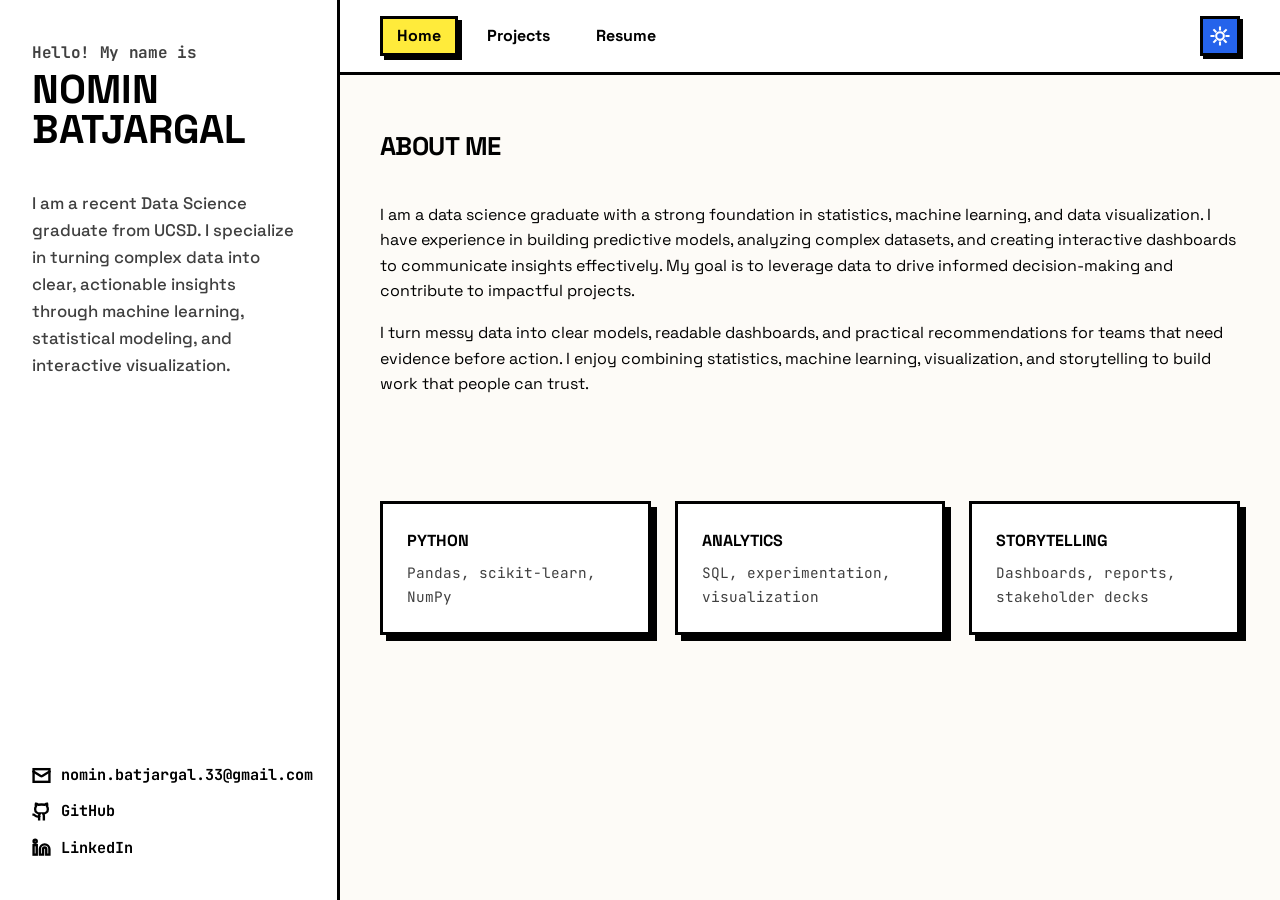
<file: index.html>
<!DOCTYPE html>
<html lang="en">
<head>
  <meta charset="UTF-8">
  <meta name="viewport" content="width=device-width, initial-scale=1.0">
  <meta name="description" content="Personal portfolio for a data science graduate featuring projects, resume, and contact information.">
  <title>Nomin Batjargal | Data Science Portfolio</title>
  <link rel="preconnect" href="https://fonts.googleapis.com">
  <link rel="preconnect" href="https://fonts.gstatic.com" crossorigin>
  <link href="https://fonts.googleapis.com/css2?family=JetBrains+Mono:wght@400;700&family=Space+Grotesk:wght@500;700&display=swap" rel="stylesheet">
  <link rel="stylesheet" href="styles.css">
  <link rel="icon" type="image/svg+xml" href="assets/sheep.svg">
</head>
<body>
  
  <div class="app-layout">
    
    <!-- LEFT SIDEBAR -->
    <aside class="app-sidebar">
      <span class="greeting">Hello! My name is</span>

      <a class="brand" href="index.html">
        Nomin<br>Batjargal
      </a>
      
      <p class="hero-copy">
        I am a recent Data Science graduate from UCSD. I specialize in turning complex data into clear, actionable insights through machine learning, statistical modeling, and interactive visualization.
      </p>

      <div class="sidebar-contacts">
        <div class="hero-contact" aria-label="Contact information">
          <a href="mailto:nomin.batjargal.33@gmail.com">nomin.batjargal.33@gmail.com</a>
          <a href="https://github.com/nomin709" target="_blank" rel="noreferrer">GitHub</a>
          <a href="https://www.linkedin.com/in/nomin-batjargal/" target="_blank" rel="noreferrer">LinkedIn</a>
        </div>
      </div>
    </aside>

    <!-- RIGHT MAIN SCROLLABLE AREA -->
    <main class="app-main">
      
      <!-- Top Navigation -->
      <div class="app-nav">
        <nav class="site-nav" aria-label="Primary navigation">
          <a class="active" href="index.html">Home</a>
          <a href="projects.html">Projects</a>
          <a href="resume.html">Resume</a>
        </nav>
        
        <!-- Group the theme toggle and mobile menu together on the right -->
        <div class="nav-actions">
          <button class="theme-toggle" type="button" aria-label="Switch theme">
            <svg class="theme-icon theme-icon-sun" viewBox="0 0 24 24" aria-hidden="true">
              <circle cx="12" cy="12" r="4.6"></circle>
              <path d="M12 1.8v2.4M12 19.8v2.4M4.93 4.93l1.7 1.7M17.37 17.37l1.7 1.7M1.8 12h2.4M19.8 12h2.4M4.93 19.07l1.7-1.7M17.37 6.63l1.7-1.7"></path>
            </svg>
            <svg class="theme-icon theme-icon-moon" viewBox="0 0 24 24" aria-hidden="true">
              <path d="M20.8 14.2A8.5 8.5 0 0 1 9.8 3.2a8.5 8.5 0 1 0 11 11Z"></path>
            </svg>
          </button>

          <button class="nav-toggle" type="button" aria-expanded="false" aria-label="Toggle navigation">
            <span></span><span></span><span></span>
          </button>
        </div>
      </div>

      <div class="app-content">
        <section class="section about-section">
          <div class="section-heading about-page-heading">
            <h2>About Me</h2>
          </div>
          <div class="about-me">
            <p>
              I am a data science graduate with a strong foundation in statistics, machine learning, and data visualization. I have experience in building predictive models, analyzing complex datasets, and creating interactive dashboards to communicate insights effectively. My goal is to leverage data to drive informed decision-making and contribute to impactful projects.
            </p>
            <p class="about-me">
              I turn messy data into clear models, readable dashboards, and practical recommendations for teams that need evidence before action. I enjoy combining statistics, machine learning, visualization, and storytelling to build work that people can trust.
            </p>
          </div>
        </section>

        <!-- <section class="section featured-section">
          <div class="section-heading featured-projects-heading">
            <div class="featured-title-row">
              <h2>Featured Projects</h2>
              <a class="button compact" href="projects.html">See More —></a>
            </div>
          </div>
          <div class="card-grid" data-featured-source="lib/projects.json"></div>
        </section> -->

        <section class="section stats-band">
          <div class="stats-grid">
            <div>
              <strong>Python</strong>
              <span>Pandas, scikit-learn, NumPy</span>
            </div>
            <div>
              <strong>Analytics</strong>
              <span>SQL, experimentation, visualization</span>
            </div>
            <div>
              <strong>Storytelling</strong>
              <span>Dashboards, reports, stakeholder decks</span>
            </div>
          </div>
        </section>
      </div>

      <!-- Project Modal -->
      <div class="project-modal" id="project-modal" hidden>
        <div class="project-modal-backdrop" data-modal-close></div>
        <article class="project-modal-card" role="dialog" aria-modal="true" aria-labelledby="project-modal-title">
          <div class="project-modal-titlebar">
            <p class="project-modal-type" id="project-modal-type"></p>
            <button class="project-modal-close" type="button" data-modal-close aria-label="Close">&times;</button>
          </div>
          <div class="project-modal-body">
            <h2 id="project-modal-title"></h2>
            <div class="project-modal-visual" id="project-modal-visual"></div>
            <p class="project-modal-summary" id="project-modal-summary"></p>
            <div class="project-modal-details" id="project-modal-details"></div>
            <div class="project-modal-meta" id="project-modal-meta"></div>
          </div>
        </article>
      </div>

    </main>
  </div>

  <script src="script.js"></script>
</body>
</html>
</file>
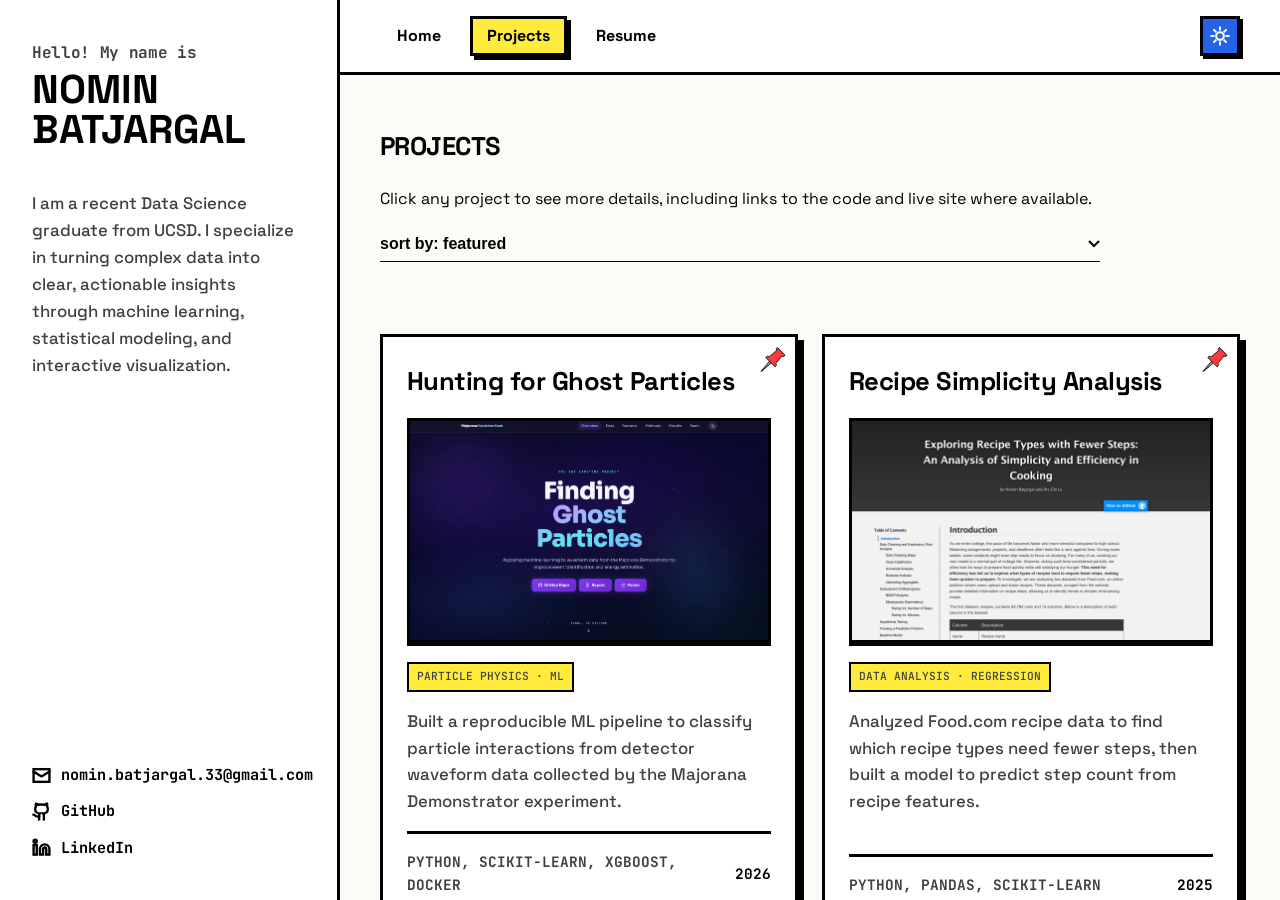
<file: projects.html>
<!DOCTYPE html>
<html lang="en">
<head>
  <meta charset="UTF-8">
  <meta name="viewport" content="width=device-width, initial-scale=1.0">
  <meta name="description" content="Data science projects including forecasting, segmentation, NLP, and dashboards.">
  <title>Projects | Nomin Batjargal</title>
  <link rel="preconnect" href="https://fonts.googleapis.com">
  <link rel="preconnect" href="https://fonts.gstatic.com" crossorigin>
  <link href="https://fonts.googleapis.com/css2?family=JetBrains+Mono:wght@400;700&family=Space+Grotesk:wght@500;700&display=swap" rel="stylesheet">
  <link rel="stylesheet" href="styles.css">
</head>
<body>
  
  <div class="app-layout">
    
    <!-- LEFT SIDEBAR -->
    <aside class="app-sidebar">
      <span class="greeting">Hello! My name is</span>
      <a class="brand" href="index.html">
        Nomin<br>Batjargal
      </a>
      <p class="hero-copy">
        I am a recent Data Science graduate from UCSD. I specialize in turning complex data into clear, actionable insights through machine learning, statistical modeling, and interactive visualization.
      </p>
      <div class="sidebar-contacts">
        <div class="hero-contact" aria-label="Contact information">
          <a href="mailto:nomin.batjargal.33@gmail.com">nomin.batjargal.33@gmail.com</a>
          <a href="https://github.com/nomin709" target="_blank" rel="noreferrer">GitHub</a>
          <a href="https://www.linkedin.com/in/nomin-batjargal/" target="_blank" rel="noreferrer">LinkedIn</a>
        </div>
      </div>
    </aside>

    <!-- RIGHT MAIN SCROLLABLE AREA -->
    <main class="app-main">
        <!-- Top Navigation -->
        <div class="app-nav">
          <nav class="site-nav" aria-label="Primary navigation">
            <a href="index.html">Home</a>
            <a class="active" href="projects.html">Projects</a>
            <a href="resume.html">Resume</a>
          </nav>
          
          <!-- Group the theme toggle and mobile menu together on the right -->
          <div class="nav-actions">
            <button class="theme-toggle" type="button" aria-label="Switch theme">
              <svg class="theme-icon theme-icon-sun" viewBox="0 0 24 24" aria-hidden="true">
                <circle cx="12" cy="12" r="4.6"></circle>
                <path d="M12 1.8v2.4M12 19.8v2.4M4.93 4.93l1.7 1.7M17.37 17.37l1.7 1.7M1.8 12h2.4M19.8 12h2.4M4.93 19.07l1.7-1.7M17.37 6.63l1.7-1.7"></path>
              </svg>
              <svg class="theme-icon theme-icon-moon" viewBox="0 0 24 24" aria-hidden="true">
                <path d="M20.8 14.2A8.5 8.5 0 0 1 9.8 3.2a8.5 8.5 0 1 0 11 11Z"></path>
              </svg>
            </button>

            <button class="nav-toggle" type="button" aria-expanded="false" aria-label="Toggle navigation">
              <span></span><span></span><span></span>
            </button>
          </div>
        </div>

      <div class="app-content">
        <section class="section project-intro">
          <div class="section-heading project-page-heading">
            <h2>Projects</h2>
            <p>Click any project to see more details, including links to the code and live site where available.</p>
            <div class="filters-container">
              <!-- Sort Dropdown (Single Select) -->
              <div class="custom-dropdown" id="sort-dropdown" data-type="single">
                <button class="dropdown-trigger">
                  <span class="dropdown-label">sort by: featured</span>
                  <svg class="chevron" width="12" height="8" viewBox="0 0 12 8" fill="none" stroke="currentColor" stroke-width="2">
                    <path d="M1 1l5 5 5-5"/>
                  </svg>
                </button>
                <ul class="dropdown-menu">
                  <li class="dropdown-item active" data-value="featured">featured</li>
                  <li class="dropdown-item" data-value="year-desc">year: newest</li>
                  <li class="dropdown-item" data-value="year-asc">year: oldest</li>
                </ul>
              </div>
            </div>
          </div>
        </section>

        <section class="section">
          <div class="project-list" data-projects-container></div>
        </section>
      </div>

      <!-- Project Modal -->
      <div class="project-modal" id="project-modal" hidden>
        <div class="project-modal-backdrop" data-modal-close></div>
        <article class="project-modal-card" role="dialog" aria-modal="true" aria-labelledby="project-modal-title">
          <div class="project-modal-titlebar">
            <p class="project-modal-type" id="project-modal-type"></p>
            <button class="project-modal-close" type="button" data-modal-close aria-label="Close">&times;</button>
          </div>
          <div class="project-modal-body">
            <h2 id="project-modal-title"></h2>
            <div class="project-modal-visual" id="project-modal-visual"></div>
            <p class="project-modal-summary" id="project-modal-summary"></p>
            <div class="project-modal-details" id="project-modal-details"></div>
            <div class="project-modal-meta" id="project-modal-meta"></div>
          </div>
        </article>
      </div>

    </main>
  </div>

  <script src="script.js"></script>
</body>
</html>
</file>
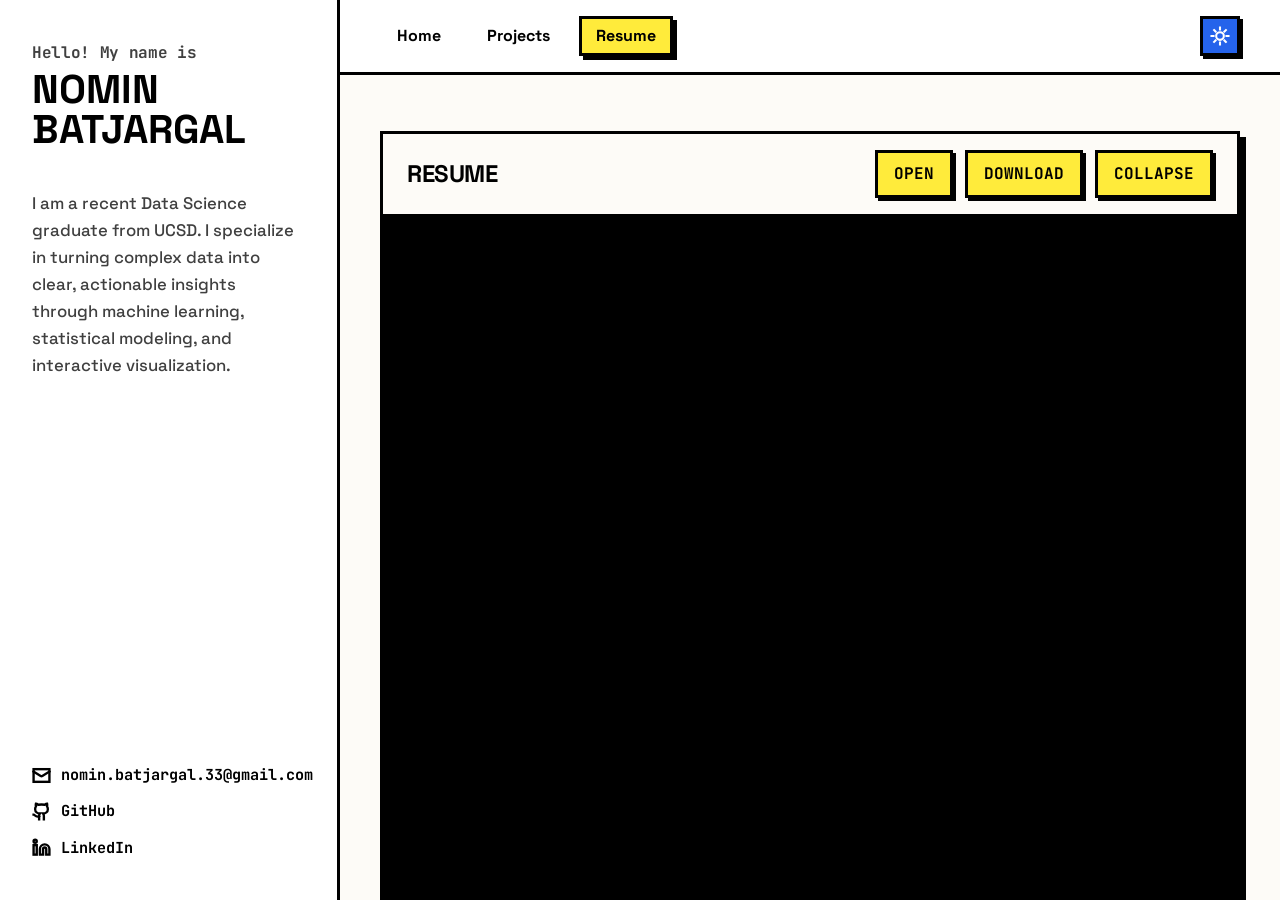
<file: resume.html>
<!DOCTYPE html>
<html lang="en">
<head>
  <meta charset="UTF-8">
  <meta name="viewport" content="width=device-width, initial-scale=1.0">
  <meta name="description" content="Resume for a data science graduate including education, skills, projects, and experience.">
  <title>Resume | Nomin Batjargal</title>
  <link rel="preconnect" href="https://fonts.googleapis.com">
  <link rel="preconnect" href="https://fonts.gstatic.com" crossorigin>
  <link href="https://fonts.googleapis.com/css2?family=JetBrains+Mono:wght@400;700&family=Space+Grotesk:wght@500;700&display=swap" rel="stylesheet">
  <link rel="stylesheet" href="styles.css">
</head>
<body>
  
  <div class="app-layout">
    
    <!-- LEFT SIDEBAR -->
    <aside class="app-sidebar">
      <span class="greeting">Hello! My name is</span>
      <a class="brand" href="index.html">
        Nomin<br>Batjargal
      </a>
      <p class="hero-copy">
        I am a recent Data Science graduate from UCSD. I specialize in turning complex data into clear, actionable insights through machine learning, statistical modeling, and interactive visualization.
      </p>
      <div class="sidebar-contacts">
        <div class="hero-contact" aria-label="Contact information">
          <a href="mailto:nomin.batjargal.33@gmail.com">nomin.batjargal.33@gmail.com</a>
          <a href="https://github.com/nomin709" target="_blank" rel="noreferrer">GitHub</a>
          <a href="https://www.linkedin.com/in/nomin-batjargal/" target="_blank" rel="noreferrer">LinkedIn</a>
        </div>
      </div>
    </aside>

    <!-- RIGHT MAIN SCROLLABLE AREA -->
    <main class="app-main">
      <!-- Top Navigation -->
      <div class="app-nav">
        <nav class="site-nav" aria-label="Primary navigation">
          <a href="index.html">Home</a>
          <a href="projects.html">Projects</a>
          <a class="active" href="resume.html">Resume</a>
        </nav>
        
        <!-- Group the theme toggle and mobile menu together on the right -->
        <div class="nav-actions">
          <button class="theme-toggle" type="button" aria-label="Switch theme">
            <svg class="theme-icon theme-icon-sun" viewBox="0 0 24 24" aria-hidden="true">
              <circle cx="12" cy="12" r="4.6"></circle>
              <path d="M12 1.8v2.4M12 19.8v2.4M4.93 4.93l1.7 1.7M17.37 17.37l1.7 1.7M1.8 12h2.4M19.8 12h2.4M4.93 19.07l1.7-1.7M17.37 6.63l1.7-1.7"></path>
            </svg>
            <svg class="theme-icon theme-icon-moon" viewBox="0 0 24 24" aria-hidden="true">
              <path d="M20.8 14.2A8.5 8.5 0 0 1 9.8 3.2a8.5 8.5 0 1 0 11 11Z"></path>
            </svg>
          </button>

          <button class="nav-toggle" type="button" aria-expanded="false" aria-label="Toggle navigation">
            <span></span><span></span><span></span>
          </button>
        </div>
      </div>

      <div class="app-content">
        <section class="section">
          <section class="resume-card" aria-labelledby="resume-title">
            <div class="resume-toolbar">
              <h2 id="resume-title" class="resume-title">Resume</h2>
              <div class="resume-controls" aria-label="Resume controls">
                <a class="resume-control resume-open" href="https://drive.google.com/file/d/1N0yzMjn5ieY7B8lq0MTuX51esiF-eyIs/view?usp=sharing" target="_blank" rel="noreferrer">Open</a>
                <a class="resume-control resume-download" href="https://drive.google.com/uc?export=download&id=1N0yzMjn5ieY7B8lq0MTuX51esiF-eyIs" target="_blank" rel="noreferrer">Download</a>
                <button class="resume-control resume-collapse" type="button" aria-expanded="true" aria-controls="resume-preview">Collapse</button>
              </div>
            </div>
            <div id="resume-preview" class="resume-preview">
              <iframe src="https://drive.google.com/file/d/1N0yzMjn5ieY7B8lq0MTuX51esiF-eyIs/preview" title="Resume PDF preview" loading="lazy" allow="autoplay"></iframe>
            </div>
          </section>
        </section>
      </div>
    </main>

  </div>
  <script src="script.js"></script>
</body>
</html>
</file>
<file: styles.css>
:root {
  --ink: #000000;
  --muted: #404040;
  --paper: #fdfbf7; /* Warm, raw cream */
  --panel: #ffffff; /* Stark white */
  --line: #000000;
  --teal: #2563eb; /* Electric Blue */
  --sun: #ffeb3b; /* High-vis Yellow */
  --accent-red: #ff3b3b;
  --charcoal: #000000;
  --shadow: 6px 6px 0 #000000;
  --shadow-hover: 8px 8px 0 #000000;
  --border-width: 3px;
  --grid: rgba(0, 0, 0, 0.1);
}

body.dark-theme {
  --ink: #e2e8f0;       /* Soft slate-white */
  --muted: #94a3b8;     /* Muted grey-blue */
  --paper: #0f172a;     /* Deep slate blue background */
  --panel: #1e293b;     /* Slightly lighter slate for cards */
  --line: #cbd5e1;      /* Crisp, cool grey borders */
  
  --teal: #3b82f6;      /* Bright but soft blue for buttons */
  --sun: #fcd34d;       /* Muted yellow */
  --accent-red: #f43f5e; /* Soft pinkish-red */
  
  --charcoal: #e2e8f0;
  --shadow: 6px 6px 0 #000000; /* Deep black shadows to keep the Brutalist pop */
  --shadow-hover: 8px 8px 0 #3b82f6;
}

/* Gruvbox */
/* body.dark-theme {
  --ink: #ebdbb2;      
  --muted: #a89984;    
  --paper: #282828;     
  --panel: #3c3836;   
  --line: #bdae93;      
  
  --teal: #458588;      
  --sun: #d79921;       
  --accent-red: #cc241d;
  
  --charcoal: #ebdbb2;
  --shadow: 6px 6px 0 #1d2021; 
  --shadow-hover: 8px 8px 0 #bdae93;
} */

* {
  box-sizing: border-box;
}

html {
  scroll-behavior: smooth;
}

body {
  margin: 0;
  padding: 0;
  height: 100vh;
  overflow: hidden;
  background: var(--paper);
  color: var(--ink);
  font-family: "Space Grotesk", system-ui, -apple-system, sans-serif;
  line-height: 1.6;
  transition: background-color 0.2s ease, color 0.2s ease;
}

a {
  color: inherit;
  transition: all 0.1s ease;
}

/* =========================================================
   APP LAYOUT 
========================================================= */
.app-layout {
  display: grid;
  grid-template-columns: 340px 1fr;
  height: 100vh;
  width: 100vw;
}

/* --- LEFT SIDEBAR --- */
.app-sidebar {
  display: flex;
  flex-direction: column;
  padding: 40px 32px;
  background: var(--panel);
  border-right: var(--border-width) solid var(--line);
  overflow-y: auto;
  z-index: 20;
}

.greeting {
  font-family: "JetBrains Mono", monospace;
  font-size: 1rem;
  font-weight: 700;
  color: var(--muted);
  /* text-transform: lowercase; */
  letter-spacing: -0.02em;
  margin-bottom: 4px;
}

.brand {
  display: flex;
  flex-direction: column;
  align-items: flex-start;
  font-family: "Space Grotesk", sans-serif;
  font-size: 2.5rem;
  font-weight: 700;
  text-transform: uppercase;
  text-decoration: none;
  line-height: 1;
  margin-bottom: 24px;
  color: var(--ink);
}

.hero-copy {
  margin-bottom: 32px;
  color: var(--muted);
  font-size: 1.05rem;
  font-weight: 500;
}

.sidebar-contacts {
  display: grid;
  gap: 20px;
  margin-top: auto;
}

.hero-contact {
  display: flex;
  flex-direction: column;
  gap: 12px;
}

.hero-contact a {
  display: inline-flex;
  width: fit-content;
  align-items: center;
  gap: 10px;
  color: var(--ink);
  font-family: "JetBrains Mono", monospace;
  font-size: 0.95rem;
  font-weight: 700;
  text-decoration: none;
}

.hero-contact a:hover {
  color: var(--teal);
  text-decoration: underline;
  text-underline-offset: 4px;
  text-decoration-thickness: 2px;
}

/* --- RIGHT MAIN AREA --- */
.app-main {
  display: flex;
  flex-direction: column;
  height: 100vh;
  overflow-y: auto;
  background: var(--paper);
  background-size: 32px 32px;
}

.app-nav {
  position: sticky;
  top: 0;
  z-index: 10;
  display: flex;
  align-items: center;
  padding: 16px 40px;
  background: var(--panel);
  border-bottom: var(--border-width) solid var(--line);
}

.nav-actions {
  display: flex;
  align-items: center;
  gap: 16px;
  margin-left: auto;
}

.site-nav {
  display: flex;
  align-items: center;
  gap: 12px;
}

.site-nav a {
  padding: 4px 14px;
  color: var(--ink);
  font-size: 1rem;
  font-weight: 700;
  text-decoration: none;
  border: var(--border-width) solid transparent;
  transition: transform 0.1s ease;
}

.site-nav a:hover,
.site-nav a.active {
  background: var(--sun);
  border: var(--border-width) solid var(--line);
  box-shadow: 4px 4px 0 var(--line);
  color: #000; /* Force black text on yellow background */
}

.theme-toggle {
  position: relative;
  display: inline-flex;
  align-items: center;
  justify-content: center;
  width: 40px;
  height: 40px;
  padding: 0;
  background: var(--teal);
  border: var(--border-width) solid var(--line);
  box-shadow: 3px 3px 0 var(--line);
  color: #fff;
  cursor: pointer;
  transition: transform 0.1s ease, box-shadow 0.1s ease;
}

.theme-toggle:hover {
  transform: translate(-2px, -2px);
  box-shadow: var(--shadow-hover);
}

.theme-toggle:active {
  transform: translate(2px, 2px);
  box-shadow: 2px 2px 0 var(--line);
}

.theme-icon {
  position: absolute;
  top: 50%;
  left: 50%;
  width: 20px;
  height: 20px;
  stroke: currentColor;
  stroke-width: 2.5;
  stroke-linecap: square;
  fill: none;
  transform: translate(-50%, -50%);
  transition: opacity 0.2s ease, transform 0.2s ease;
}

.theme-icon-sun { opacity: 1; transform: translate(-50%, -50%) scale(1) rotate(0deg); }
.theme-icon-moon { opacity: 0; transform: translate(-50%, -50%) scale(0.7) rotate(-40deg); }

body.dark-theme .theme-toggle { background: var(--panel); color: var(--ink); }
body.dark-theme .theme-icon-sun { opacity: 0; transform: translate(-50%, -50%) scale(0.7) rotate(40deg); }
body.dark-theme .theme-icon-moon { opacity: 1; transform: translate(-50%, -50%) scale(1) rotate(0deg); }

.nav-toggle {
  display: none;
  width: 40px;
  height: 40px;
  padding: 0;
  background: var(--sun);
  border: var(--border-width) solid var(--line);
  box-shadow: 3px 3px 0 var(--line);
}

.nav-toggle span {
  display: block;
  width: 20px;
  height: 3px;
  margin: 5px auto;
  background: #000;
}

/* --- CONTENT --- */
.app-content {
  padding: 56px 40px;
  max-width: 1100px;
  margin: 0 auto;
  width: 100%;
}

h1, h2, h3 {
  margin-top: 0;
  font-family: "Space Grotesk", sans-serif;
  font-weight: 700;
  color: var(--ink);
  text-transform: uppercase;
}

h2 {
  margin-bottom: 24px;
  font-size: clamp(2.2rem, 4vw, 3rem);
  letter-spacing: -0.02em;
}

h3 {
  margin-bottom: 12px;
  font-size: 1.6rem;
}

.button {
  display: inline-flex;
  min-height: 48px;
  align-items: center;
  justify-content: center;
  padding: 10px 24px;
  font-family: "JetBrains Mono", monospace;
  font-weight: 700;
  font-size: 1rem;
  text-decoration: none;
  border: var(--border-width) solid var(--line);
  background: var(--teal);
  color: #fff;
  box-shadow: var(--shadow);
  cursor: pointer;
  text-transform: uppercase;
  transition: transform 0.1s ease, box-shadow 0.1s ease;
}

.button:hover {
  transform: translate(-2px, -2px);
  box-shadow: var(--shadow-hover);
}

.button:active {
  transform: translate(2px, 2px);
  box-shadow: 2px 2px 0 var(--line);
}

.button.compact {
  min-height: 40px;
  padding: 6px 16px;
  font-size: 0.9rem;
  background: var(--sun);
  color: #000;
}

.section {
  padding-bottom: 64px;
}

.section-heading {
  max-width: 720px;
  margin-bottom: 40px;
}

.section-heading h2 {
  font-size: 1.6rem;
  line-height: 1.2; 
}

.featured-title-row {
  display: flex;
  align-items: center;
  justify-content: space-between;
  gap: 24px;
  margin-bottom: 24px;
}

.card-grid, .project-list {
  display: grid;
  grid-template-columns: repeat(2, minmax(0, 1fr));
  gap: 24px;
}

.project-card, .case-study {
  display: flex;
  flex-direction: column;
  gap: 16px;
  padding: 24px;
  background: var(--panel);
  border: var(--border-width) solid var(--line);
  box-shadow: var(--shadow);
  cursor: pointer;
  transition: transform 0.1s ease, box-shadow 0.1s ease;
  position: relative;
}

.case-study {
  position: relative;
}

/* .case-study[data-featured="true"]::after {
  content: "★"; 
  position: absolute;
  top: 12px;
  right: 12px;
  display: flex;
  align-items: center;
  justify-content: center;
  width: 32px;
  height: 32px;
  background: var(--accent-red);
  color: #fff;
  font-size: 1.1rem;
  line-height: 1;
  border: 2px solid var(--line);
  box-shadow: 2px 2px 0 var(--line);
  pointer-events: none;
  z-index: 2;
} */

.case-study[data-featured="true"]::after {
  content: ""; 
  background-image: url('assets/pin.svg'); 
  background-size: 80%; 
  background-position: center;
  background-repeat: no-repeat;
  position: absolute;
  top: 6px;
  right: 6px;
  width: 32px;
  height: 32px;
  pointer-events: none;
  z-index: 2;
}

.project-card:hover, .case-study:hover {
  transform: translate(-4px, -4px);
  box-shadow: var(--shadow-hover);
}

.project-intro {
  padding-bottom: 1em;
  margin-bottom: 16px;
}

.project-type {
  margin: 0;
  color: var(--teal);
  font-family: "JetBrains Mono", monospace;
  font-size: 0.7rem !important;
  font-weight: 700;
  text-transform: uppercase;
  background: var(--sun);
  padding: 4px 8px;
  width: fit-content;
  border: 2px solid var(--line);
}

body.dark-theme .project-type {
  color: #000; /* Ensure readability on dark mode sun bg */
}

.case-study h2 { margin: 0; font-size: 1.6rem; text-transform: none; }
.project-card h3 { margin: 0; font-size: 1.5rem; text-transform: none; }

.project-card p, .case-study p {
  color: var(--muted);
  margin: 0;
  font-size: 1.05rem;
  font-weight: 500;
}

.project-visual {
  position: relative;
  width: 100%;
  aspect-ratio: 16 / 10;
  overflow: hidden;
  background: var(--paper);
  border: var(--border-width) solid var(--line);
}

.project-visual img {
  width: 100%;
  height: 100%;
  object-fit: cover;
  display: block;
  border-bottom: var(--border-width) solid var(--line);
}

.project-meta {
  display: flex;
  justify-content: space-between;
  align-items: center;
  margin-top: auto;
  padding-top: 16px;
  border-top: var(--border-width) solid var(--line);
}

.project-meta span, .project-meta strong { 
  font-family: "JetBrains Mono", monospace;
  font-size: 0.9rem; 
  font-weight: 700;
  text-transform: uppercase;
}

.project-meta span { color: var(--muted); }
.project-meta strong { color: var(--ink); }

/* Stats Band */
.stats-band { margin-top: 24px; }
.stats-grid {
  display: grid;
  grid-template-columns: repeat(3, minmax(0, 1fr));
  gap: 24px;
}
.stats-grid div {
  padding: 24px;
  background: var(--panel);
  border: var(--border-width) solid var(--line);
  box-shadow: var(--shadow);
}
.stats-grid strong { 
  display: block; 
  font-size: 1rem; 
  font-weight: 700;
  color: var(--ink); 
  text-transform: uppercase;
  margin-bottom: 8px;
}
.stats-grid span { 
  display: block; 
  color: var(--muted); 
  font-family: "JetBrains Mono", monospace;
  font-size: 0.9rem; 
}

/* Modal CSS */
.project-modal {
  position: fixed;
  inset: 0;
  z-index: 50;
  display: grid;
  place-items: center;
  padding: 24px;
}
.project-modal[hidden] { display: none; }
.project-modal-backdrop { position: absolute; inset: 0; background: rgba(0, 0, 0, 0.8); }
.project-modal-card {
  position: relative;
  z-index: 1;
  width: min(1000px, 100%);
  max-height: min(95vh, 860px);
  overflow: hidden;
  display: flex;
  flex-direction: column;
  background: var(--panel);
  border: var(--border-width) solid var(--line);
  box-shadow: 12px 12px 0 var(--line);
}
body.dark-theme .project-modal-card {
  box-shadow: 12px 12px 0 var(--teal);
}

/* 1. Remove the rigid 16:10 box and background inside the popup */
.project-modal-body .project-visual {
  aspect-ratio: auto;
  height: auto;
  background: transparent;
  border: none;
  margin-bottom: 24px;
}

/* 2. Allow the image to dictate its own size and apply the border directly to it */
.project-modal-body .project-visual img,
.project-modal-body img {
  width: auto;
  height: auto;
  max-width: 100%;
  max-height: 75vh; /* Prevents extremely tall charts from blowing out the screen */
  display: block;
  margin: 0 auto; /* Centers the image if it is narrower than the popup */
  border: var(--border-width) solid var(--line);
  object-fit: initial; /* Removes the contain behavior since it is no longer needed */
}

.project-modal-titlebar {
  display: flex; align-items: center; justify-content: space-between;
  padding: 16px 24px; background: var(--paper); border-bottom: var(--border-width) solid var(--line);
}
.project-modal-close {
  width: 36px; height: 36px; color: var(--ink); font-size: 2rem; font-weight: 700;
  background: var(--sun); border: var(--border-width) solid var(--line); cursor: pointer;
  display: flex; align-items: center; justify-content: center; box-shadow: 2px 2px 0 var(--line);
}
.project-modal-close:hover { background: var(--accent-red); color: #fff; }
.project-modal-body { overflow: auto; padding: clamp(24px, 5vw, 40px); color: var(--ink); }
.project-modal-type { 
  color: #000; background: var(--sun); padding: 4px 10px; border: 2px solid var(--line);
  font-family: "JetBrains Mono", monospace; font-weight: 700; font-size: 0.85rem; 
  text-transform: uppercase; margin: 0; 
}
.project-modal-card h2 { 
  margin-bottom: 24px; 
  text-transform: none; 
  font-size: 1.8rem; /* <-- Add this line to shrink the title */
  line-height: 1.2;  /* Keeps the text spacing tight if it wraps to two lines */
}
.project-modal-summary { color: var(--muted); font-size: 1.1rem; font-weight: 500; }
.project-modal-details { margin-top: 24px; padding: 24px; background: var(--paper); border: var(--border-width) solid var(--line); }
.project-modal-details ul { padding-left: 20px; color: var(--muted); font-size: 1.05rem; }
.project-modal-details li { margin-bottom: 12px; }
.project-modal-details strong { color: var(--ink); text-transform: uppercase; font-family: "JetBrains Mono", monospace; }
.modal-links { display: flex; gap: 16px; margin-top: 32px; }
.detail-links {
  display: flex;
  flex-wrap: wrap;
  gap: 12px;
  margin-top: 16px;
}
.modal-btn {
  padding: 10px 20px; font-weight: 700; font-size: 1rem; text-transform: uppercase; font-family: "JetBrains Mono", monospace;
  color: #fff; background: var(--teal); border: var(--border-width) solid var(--line); box-shadow: 4px 4px 0 var(--line);
  text-decoration: none; transition: transform 0.1s;
}
.modal-btn:hover { transform: translate(-2px, -2px); box-shadow: 6px 6px 0 var(--line); background: var(--accent-red); }
.modal-btn:active { transform: translate(2px, 2px); box-shadow: 2px 2px 0 var(--line); }

/* Card Status Badge */
.card-status-badge {
  position: absolute;
  top: 0px;
  right: 0px;
  background: var(--accent-red);
  color: #000;
  font-family: "JetBrains Mono", monospace;
  font-size: 10px;
  font-weight: 700;
  text-transform: uppercase;
  padding: 4px 8px;
  border: 1px solid var(--line);
  border-top: none;
  z-index: 2;
}

/* Resume CSS */
.resume-card { background: var(--panel); border: var(--border-width) solid var(--line); overflow: hidden; box-shadow: var(--shadow); }
.resume-toolbar {
  display: flex; align-items: center; justify-content: space-between;
  padding: 16px 24px; background: var(--paper); border-bottom: var(--border-width) solid var(--line);
}
.resume-title { color: var(--ink); font-size: 1.5rem; margin: 0; text-transform: uppercase; font-weight: 700;}
.resume-controls { display: flex; gap: 12px; }
.resume-control {
  padding: 8px 16px; color: var(--ink); font-size: 1rem; font-weight: 700; font-family: "JetBrains Mono", monospace; text-transform: uppercase;
  background: var(--sun); border: var(--border-width) solid var(--line); box-shadow: 3px 3px 0 var(--line);
  cursor: pointer; text-decoration: none; transition: transform 0.1s;
}
.resume-control:hover { transform: translate(-2px, -2px); box-shadow: 5px 5px 0 var(--line); background: var(--teal); color: #fff;}
.resume-control:active { transform: translate(2px, 2px); box-shadow: 1px 1px 0 var(--line); }
.resume-preview { height: min(900px, calc(100vh - 190px)); min-height: 720px; background: var(--ink); }
.resume-preview iframe { width: 100%; height: 100%; border: 0; display: block; }
.resume-card.is-collapsed .resume-preview { display: none; }

body.dark-theme .resume-control { color: #000000; }

/* Layout container for multiple dropdowns */
.filters-container {
  display: flex;
  gap: 32px; /* Space between the two menus */
  margin-bottom: 40px;
  flex-wrap: wrap; /* Allows stacking on mobile screens */
}

.custom-dropdown {
  position: relative;
  flex: 1; /* Makes both dropdowns take up equal width */
  min-width: 250px; 
  font-family: inherit;
}

/* The Trigger (looks like a text input with a bottom border) */
.dropdown-trigger {
  width: 100%;
  display: flex;
  justify-content: space-between;
  align-items: center;
  padding: 8px 0;
  background: transparent;
  border: none;
  border-bottom: 1px solid var(--line);
  color: var(--ink);
  font-size: 1rem;
  font-weight: 600;
  cursor: pointer;
  text-align: left;
}

/* The Chevron Animation */
.chevron {
  transition: transform 0.2s ease;
}
.custom-dropdown.open .chevron {
  transform: rotate(180deg); /* Flips arrow when open */
}

/* The Popup Menu */
.dropdown-menu {
  position: absolute;
  top: 100%;
  left: 0;
  width: 100%;
  margin-top: 4px;
  padding: 8px 0;
  background: var(--panel);
  border: 1px solid var(--line);
  box-shadow: 4px 4px 0 var(--line); /* Keeps a slight Brutalist shadow */
  list-style: none;
  z-index: 100; /* Ensures it pops over your project cards */
  
  /* Hidden by default */
  opacity: 0;
  visibility: hidden;
  transform: translateY(-10px);
  transition: all 0.2s ease;
}

/* Show menu when open */
.custom-dropdown.open .dropdown-menu {
  opacity: 1;
  visibility: visible;
  transform: translateY(0);
}

/* Individual List Items */
.dropdown-item {
  padding: 8px 16px;
  cursor: pointer;
  color: var(--ink);
  transition: background 0.1s;
}

.dropdown-item:hover,
.dropdown-item.active {
  background: var(--line);
  color: var(--paper); /* Inverts text color on hover */
}

/* Footer icons */
.hero-contact a::before {
  content: ""; flex: 0 0 1.2rem; width: 1.2rem; height: 1.2rem; background: currentColor;
}
.hero-contact a[href^="mailto:"]::before { mask: url("data:image/svg+xml,%3Csvg xmlns='http://www.w3.org/2000/svg' viewBox='0 0 24 24' fill='none' stroke='black' stroke-width='3' stroke-linecap='square' stroke-linejoin='miter'%3E%3Crect x='2' y='4' width='20' height='16'/%3E%3Cpath d='m22 7-8.97 5.7a2 2 0 0 1-2.06 0L2 7'/%3E%3C/svg%3E") center / contain no-repeat; }
.hero-contact a[href*="linkedin"]::before { mask: url("data:image/svg+xml,%3Csvg xmlns='http://www.w3.org/2000/svg' viewBox='0 0 24 24' fill='none' stroke='black' stroke-width='3' stroke-linecap='square' stroke-linejoin='miter'%3E%3Cpath d='M16 8a6 6 0 0 1 6 6v7h-4v-7a2 2 0 0 0-4 0v7h-4v-7a6 6 0 0 1 6-6z'/%3E%3Crect width='4' height='12' x='2' y='9'/%3E%3Ccircle cx='4' cy='4' r='2'/%3E%3C/svg%3E") center / contain no-repeat; }
.hero-contact a[href*="github"]::before { mask: url("data:image/svg+xml,%3Csvg xmlns='http://www.w3.org/2000/svg' viewBox='0 0 24 24' fill='none' stroke='black' stroke-width='3' stroke-linecap='square' stroke-linejoin='miter'%3E%3Cpath d='M15 22v-4a4.8 4.8 0 0 0-1-3.5c3 0 6-2 6-5.5.08-1.25-.27-2.48-1-3.5.28-1.15.28-2.35 0-3.5 0 0-1 0-3 1.5-2.64-.5-5.36-.5-8 0C6 2 5 2 5 2c-.3 1.15-.3 2.35 0 3.5A5.4 5.4 0 0 0 4 9c0 3.5 3 5.5 6 5.5-.39.49-.68 1.05-.85 1.65-.17.6-.22 1.23-.15 1.85v4'/%3E%3Cpath d='M9 18c-4.51 2-5-2-7-2'/%3E%3C/svg%3E") center / contain no-repeat; }

/* Responsive Media Query */
@media (max-width: 860px) {
  body { height: auto; overflow: visible; }
  .app-layout { grid-template-columns: 1fr; height: auto; }
  .app-sidebar { border-right: none; border-bottom: var(--border-width) solid var(--line); padding: 32px 24px; }
  .app-main { height: auto; overflow: visible; }
  .app-content { padding: 32px 24px; }
  .card-grid, .project-list, .stats-grid { grid-template-columns: 1fr; gap: 32px; }
  .app-nav { padding: 16px 24px; }
  .nav-toggle { display: block; }
  .site-nav {
    position: absolute; top: calc(100% + 12px); right: 24px; left: 24px;
    display: none; flex-direction: column; align-items: stretch;
    padding: 16px; background: var(--panel); border: var(--border-width) solid var(--line); box-shadow: var(--shadow);
  }
  .site-nav.open { display: flex; }
}

body.dark-theme .button,
body.dark-theme .modal-btn {
  color: #000000; /* Forces the text to be black */
}
</file>
